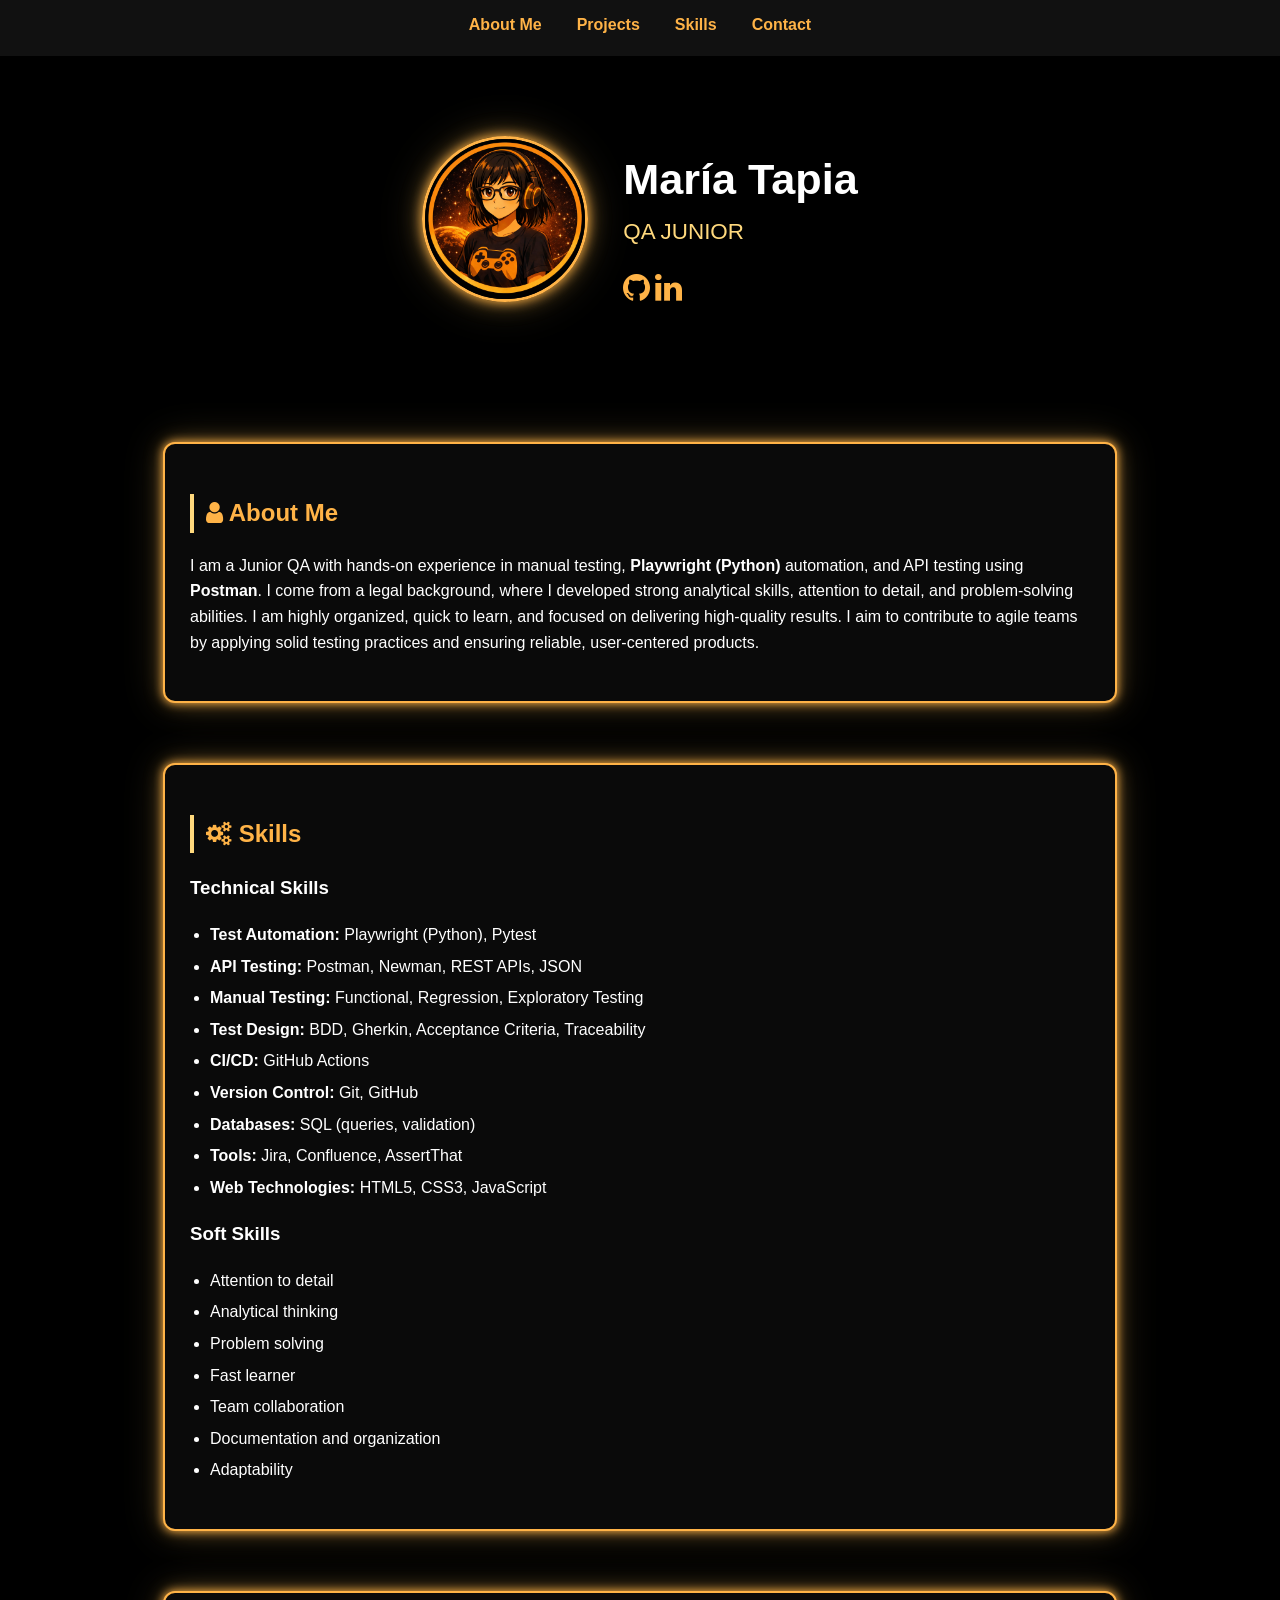
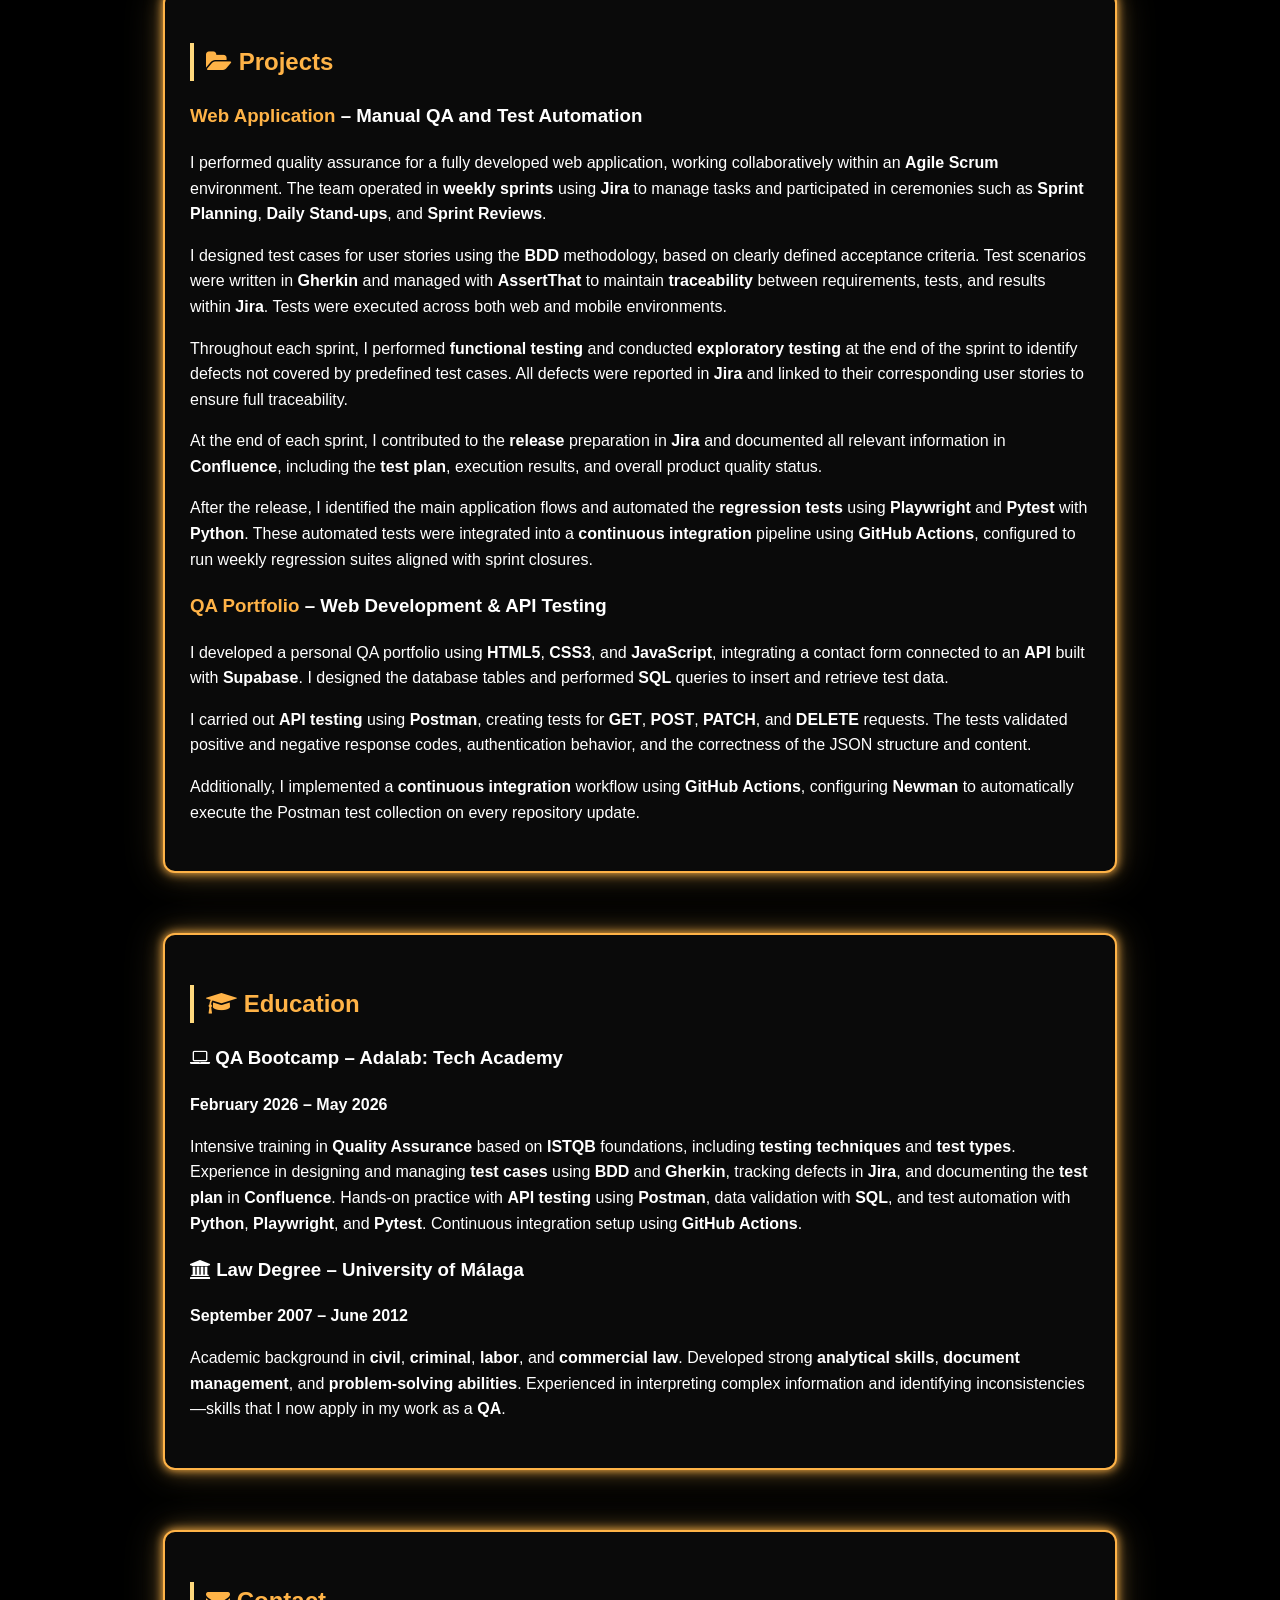
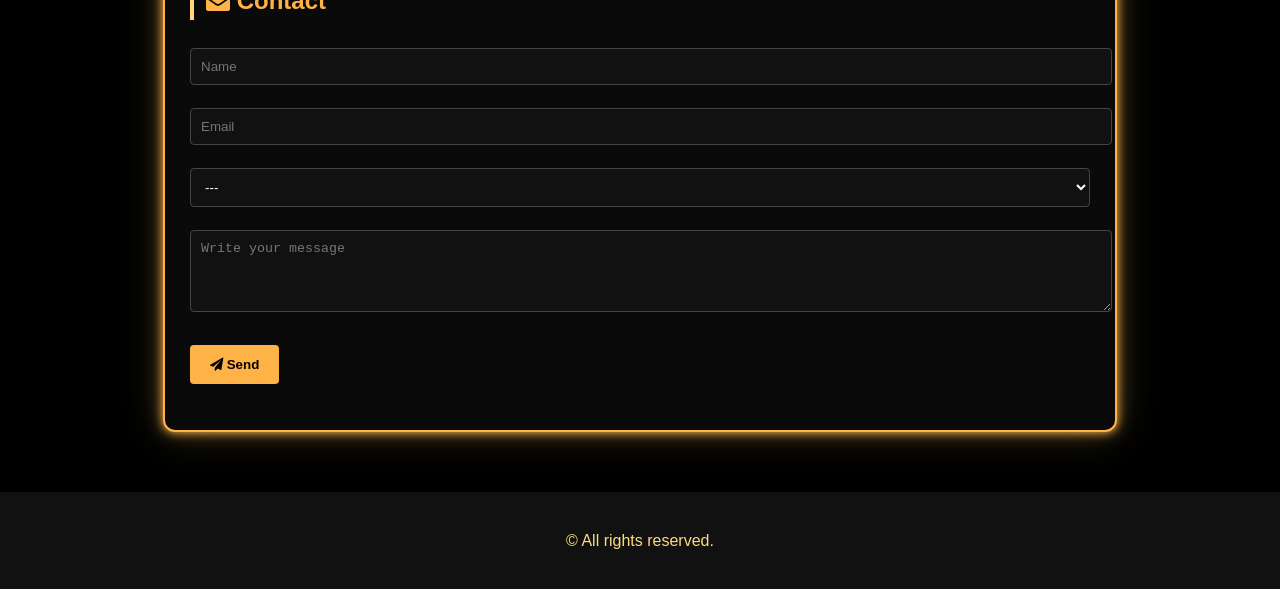
<file: index.html>
<!DOCTYPE html>
<html lang="en">

<head>
  <meta charset="UTF-8" />
  <meta name="viewport" content="width=device-width, initial-scale=1.0" />
  <meta name="description" content="Portfolio María Tapia QA" />
  <meta name="author" content="María Tapia" />
  <title>María Tapia - QA Portfolio</title>
  <link href="style.css" rel="stylesheet" />
  <!-- Font Awesome Icons -->
  <link rel="stylesheet" href="https://cdnjs.cloudflare.com/ajax/libs/font-awesome/4.7.0/css/font-awesome.min.css" />
</head>

<body>

  <!-- Navigation Menu -->
  <nav>
    <div class="menu-toggle" id="menu-toggle">
      ☰
    </div>

    <ul id="menu">
      <li><a href="#sobremi">About Me</a></li>
      <li><a href="#proyectos">Projects</a></li>
      <li><a href="#skills">Skills</a></li>
      <li><a href="#contacto">Contact</a></li>
    </ul>
  </nav>

  <header class="header-contenedor">
    <img src="imgavatar.png" alt="Profile image" class="avatar">

    <div class="header-texto">
      <h1 id="minombre">María Tapia</h1>
      <p id="titulo">QA JUNIOR</p>

      <p>
        <a id="linkgithub" href="https://github.com/Mariatm89" title="GitHub"
          class="fa fa-github fa-2x" aria-label="GitHub"></a>
        <a id="linklinkedin" href="https://www.linkedin.com/in/maria-tapia-millan/" title="LinkedIn"
          class="fa fa-linkedin fa-2x" aria-label="LinkedIn"></a>
      </p>
    </div>
  </header>

  <main>

    <!-- ABOUT ME -->
    <section id="sobremi">
      <h2 id="titulosobremi">
        <i class="fa fa-user"></i> About Me
      </h2>

      <p>
        I am a Junior QA with hands-on experience in manual testing,
        <strong>Playwright (Python)</strong> automation, and API testing using
        <strong>Postman</strong>. I come from a legal background, where I developed
        strong analytical skills, attention to detail, and problem‑solving abilities.
        I am highly organized, quick to learn, and focused on delivering high‑quality
        results. I aim to contribute to agile teams by applying solid testing
        practices and ensuring reliable, user‑centered products.
      </p>
    </section>

    <!-- SKILLS -->
    <section id="skills">
      <h2>
        <i class="fa fa-cogs"></i> Skills
      </h2>

      <h3>Technical Skills</h3>
      <ul>
        <li><strong>Test Automation:</strong> Playwright (Python), Pytest</li>
        <li><strong>API Testing:</strong> Postman, Newman, REST APIs, JSON</li>
        <li><strong>Manual Testing:</strong> Functional, Regression, Exploratory Testing</li>
        <li><strong>Test Design:</strong> BDD, Gherkin, Acceptance Criteria, Traceability</li>
        <li><strong>CI/CD:</strong> GitHub Actions</li>
        <li><strong>Version Control:</strong> Git, GitHub</li>
        <li><strong>Databases:</strong> SQL (queries, validation)</li>
        <li><strong>Tools:</strong> Jira, Confluence, AssertThat</li>
        <li><strong>Web Technologies:</strong> HTML5, CSS3, JavaScript</li>
      </ul>

      <h3>Soft Skills</h3>
      <ul>
        <li>Attention to detail</li>
        <li>Analytical thinking</li>
        <li>Problem solving</li>
        <li>Fast learner</li>
        <li>Team collaboration</li>
        <li>Documentation and organization</li>
        <li>Adaptability</li>
      </ul>
    </section>

    <!-- PROJECTS -->
    <section id="proyectos">
      <h2 id="tituloproyectos">
        <i class="fa fa-folder-open"></i> Projects
      </h2>

      <!-- PROJECT 1 -->
      <h3>
        <a id="linkproyectoapi" href="https://equipo3qa.atlassian.net/wiki/x/kYAC" target="_blank">
          Web Application
        </a>
        – Manual QA and Test Automation
      </h3>

      <p>
        I performed quality assurance for a fully developed web application, working
        collaboratively within an <strong>Agile Scrum</strong> environment. The team
        operated in <strong>weekly sprints</strong> using <strong>Jira</strong> to
        manage tasks and participated in ceremonies such as
        <strong>Sprint Planning</strong>, <strong>Daily Stand-ups</strong>, and
        <strong>Sprint Reviews</strong>.
      </p>

      <p>
        I designed test cases for user stories using the <strong>BDD</strong>
        methodology, based on clearly defined acceptance criteria. Test scenarios
        were written in <strong>Gherkin</strong> and managed with
        <strong>AssertThat</strong> to maintain <strong>traceability</strong> between
        requirements, tests, and results within <strong>Jira</strong>. Tests were
        executed across both web and mobile environments.
      </p>

      <p>
        Throughout each sprint, I performed <strong>functional testing</strong> and
        conducted <strong>exploratory testing</strong> at the end of the sprint to
        identify defects not covered by predefined test cases. All defects were
        reported in <strong>Jira</strong> and linked to their corresponding user
        stories to ensure full traceability.
      </p>

      <p>
        At the end of each sprint, I contributed to the <strong>release</strong>
        preparation in <strong>Jira</strong> and documented all relevant information
        in <strong>Confluence</strong>, including the <strong>test plan</strong>,
        execution results, and overall product quality status.
      </p>

      <p>
        After the release, I identified the main application flows and automated the
        <strong>regression tests</strong> using <strong>Playwright</strong> and
        <strong>Pytest</strong> with <strong>Python</strong>. These automated tests
        were integrated into a <strong>continuous integration</strong> pipeline using
        <strong>GitHub Actions</strong>, configured to run weekly regression suites
        aligned with sprint closures.
      </p>

      <!-- PROJECT 2 -->
      <h3>
        <a id="linkproyectoportafolio" href="https://github.com/MariaTapiaQAOrganization/qa-portfolio">
          QA Portfolio
        </a>
        – Web Development & API Testing
      </h3>

      <p>
        I developed a personal QA portfolio using <strong>HTML5</strong>,
        <strong>CSS3</strong>, and <strong>JavaScript</strong>, integrating a contact
        form connected to an <strong>API</strong> built with <strong>Supabase</strong>.
        I designed the database tables and performed <strong>SQL</strong> queries to
        insert and retrieve test data.
      </p>

      <p>
        I carried out <strong>API testing</strong> using <strong>Postman</strong>,
        creating tests for <strong>GET</strong>, <strong>POST</strong>,
        <strong>PATCH</strong>, and <strong>DELETE</strong> requests. The tests
        validated positive and negative response codes, authentication behavior, and
        the correctness of the JSON structure and content.
      </p>

      <p>
        Additionally, I implemented a <strong>continuous integration</strong> workflow
        using <strong>GitHub Actions</strong>, configuring <strong>Newman</strong> to
        automatically execute the Postman test collection on every repository update.
      </p>
    </section>

    <!-- EDUCATION -->
    <section id="educacion">
      <h2 id="tituloeducacion">
        <i class="fa fa-graduation-cap"></i> Education
      </h2>

      <h3><i class="fa fa-laptop"></i> QA Bootcamp – Adalab: Tech Academy</h3>
      <p><strong>February 2026 – May 2026</strong></p>

      <p>
        Intensive training in <strong>Quality Assurance</strong> based on
        <strong>ISTQB</strong> foundations, including <strong>testing techniques</strong>
        and <strong>test types</strong>. Experience in designing and managing
        <strong>test cases</strong> using <strong>BDD</strong> and
        <strong>Gherkin</strong>, tracking defects in <strong>Jira</strong>, and
        documenting the <strong>test plan</strong> in <strong>Confluence</strong>.
        Hands-on practice with <strong>API testing</strong> using <strong>Postman</strong>,
        data validation with <strong>SQL</strong>, and test automation with
        <strong>Python</strong>, <strong>Playwright</strong>, and <strong>Pytest</strong>.
        Continuous integration setup using <strong>GitHub Actions</strong>.
      </p>

      <h3><i class="fa fa-university"></i> Law Degree – University of Málaga</h3>
      <p><strong>September 2007 – June 2012</strong></p>

      <p>
        Academic background in <strong>civil</strong>, <strong>criminal</strong>,
        <strong>labor</strong>, and <strong>commercial law</strong>. Developed strong
        <strong>analytical skills</strong>, <strong>document management</strong>, and
        <strong>problem‑solving abilities</strong>. Experienced in interpreting complex
        information and identifying inconsistencies—skills that I now apply in my work
        as a <strong>QA</strong>.
      </p>
    </section>

    <!-- CONTACT -->
    <section id="contacto">
      <h2 id="titulocontacto">
        <i class="fa fa-envelope"></i> Contact
      </h2>

      <form id="contactForm" onsubmit="enviarFormulario(event)">
        <input id="nombre" type="text" placeholder="Name" />
        <input id="email" type="email" placeholder="Email" required />
        <select id="asunto" required>
          <option value="">---</option>
          <option value="info">Information</option>
          <option value="job">Job Offer</option>
          <option value="other">Other</option>
        </select>
        <textarea id="mensaje" rows="4" placeholder="Write your message" required maxlength="500"></textarea>
        <button id="enviar" type="submit">
          <i class="fa fa-paper-plane"></i> Send
        </button>
      </form>

      <p id="formMessage"></p>
    </section>

  </main>

  <footer>
    <p>&copy; All rights reserved.</p>
  </footer>

  <script src="script.js" defer></script>

  <script>
    const toggle = document.getElementById("menu-toggle");
    const menu = document.getElementById("menu");

    toggle.addEventListener("click", () => {
      menu.classList.toggle("show");
    });
  </script>

</body>

</html>
</file>
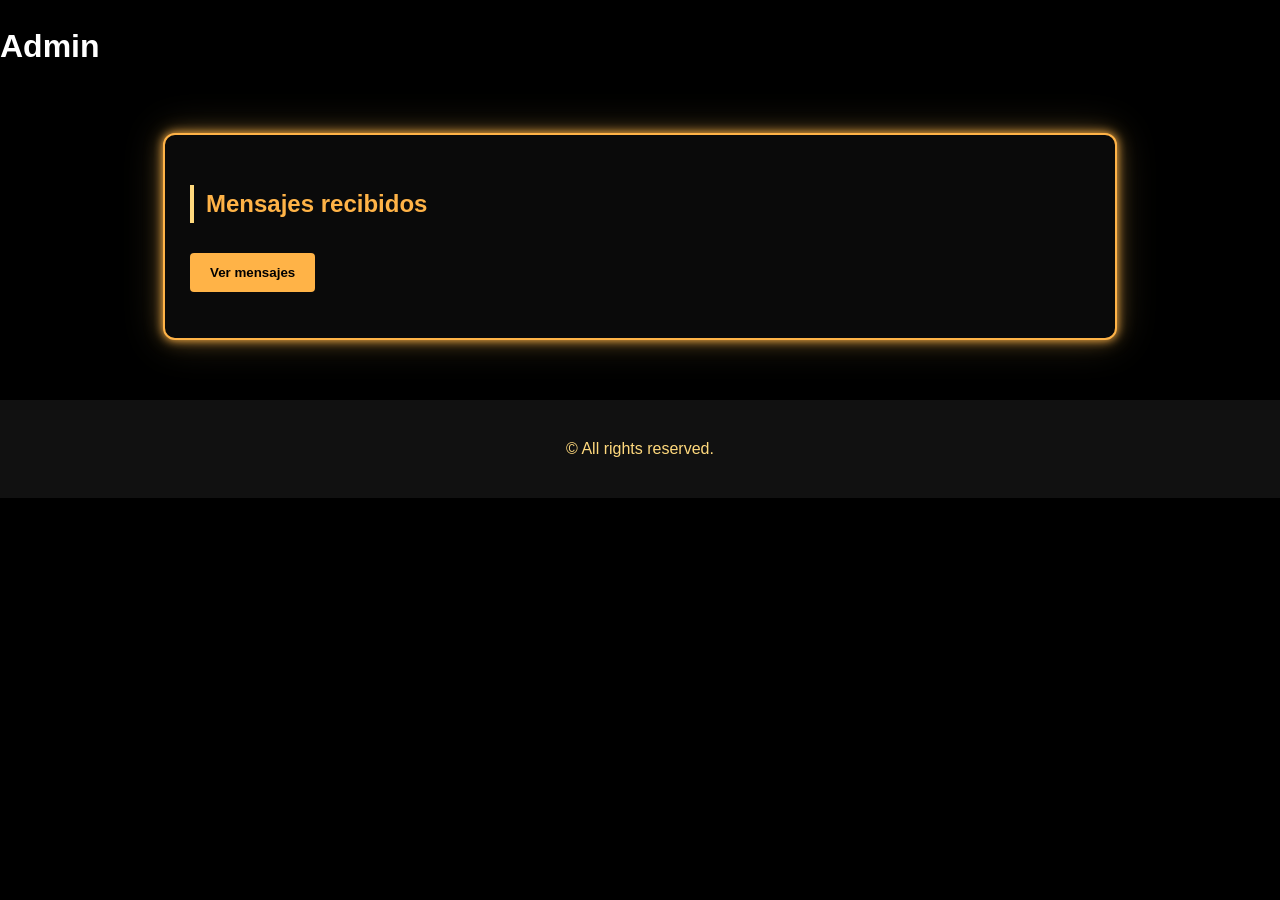
<file: admin.html>
<!DOCTYPE html>
<html lang="es">
<head>
  <meta charset="UTF-8">
  <title>Admin - Mensajes</title>
  <link rel="stylesheet" href="style.css">
</head>
<body>

<header>
  <h1>Admin</h1>
</header>

<main>
  <section id="admin">
    <h2>Mensajes recibidos</h2>
    <button id="verMensajes" onclick="mostrarDatos()">Ver mensajes</button>

    <table id="formsTable">

    </table>

    <p id="status"></p>
  </section>
</main>

<footer>
    <p>&copy; All rights reserved.</p>
</footer>

<script src="script.js"></script>

</body>
</html>
</file>
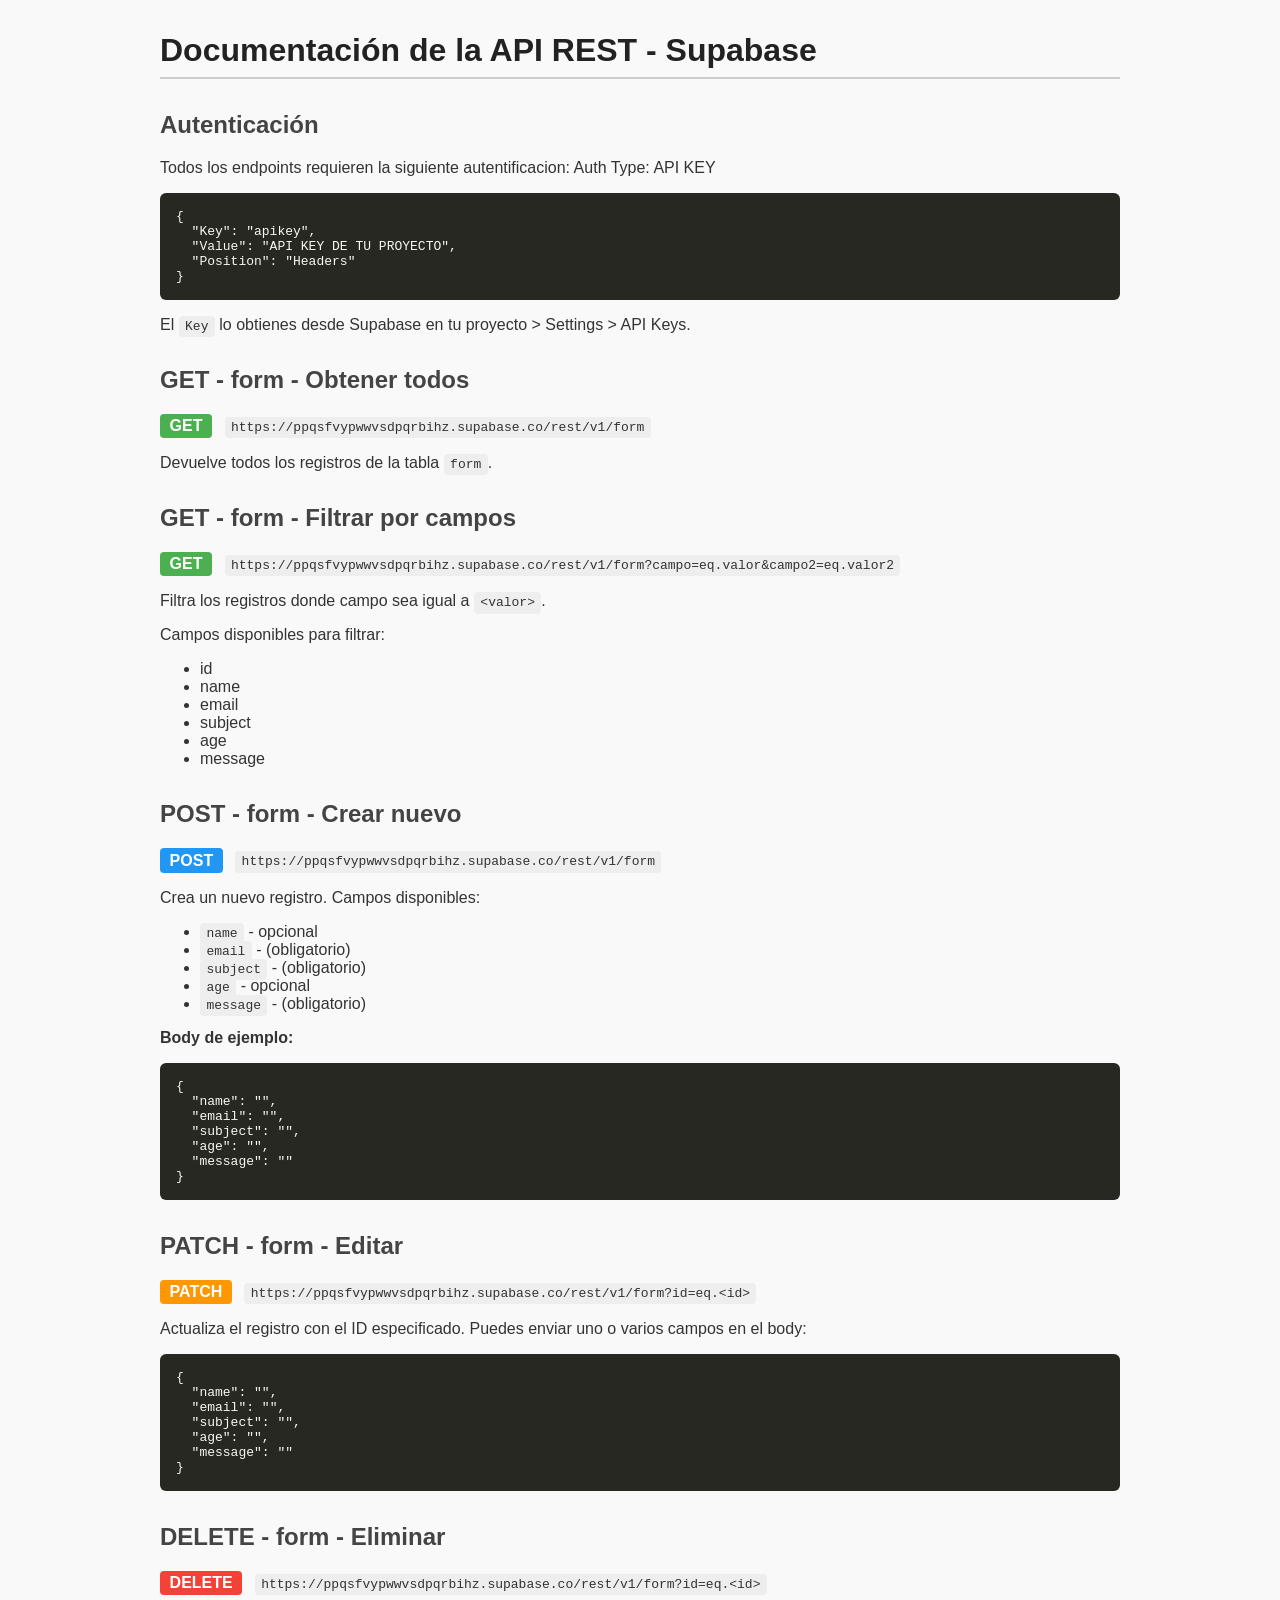
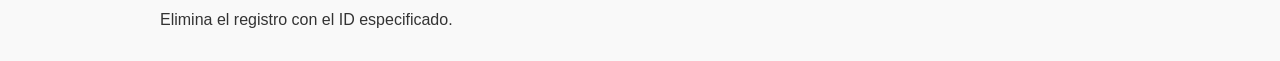
<file: docAPI.html>
<!DOCTYPE html>
<!-- saved from url=(0067)https://bootcamp-qa.github.io/ReportGenerator/documentacionapi.html -->
<html lang="es"><head><meta http-equiv="Content-Type" content="text/html; charset=UTF-8">
  
  <title>Documentación API Supabase</title>
  <style>
    body {
      font-family: 'Segoe UI', sans-serif;
      margin: 2rem auto;
      max-width: 960px;
      background: #f9f9f9;
      color: #333;
    }
    h1 { color: #222; border-bottom: 2px solid #ccc; padding-bottom: 0.5rem; }
    h2 { margin-top: 2rem; color: #444; }
    code { background: #eee; padding: 0.2rem 0.4rem; border-radius: 4px; }
    pre {
      background: #272822;
      color: #f8f8f2;
      padding: 1rem;
      border-radius: 6px;
      overflow-x: auto;
    }
    .method {
      display: inline-block;
      font-weight: bold;
      padding: 0.2rem 0.6rem;
      border-radius: 4px;
      margin-right: 0.5rem;
      color: white;
    }
    .GET { background: #4caf50; }
    .POST { background: #2196f3; }
    .PATCH { background: #ff9800; }
    .DELETE { background: #f44336; }

    label {
      display: block;
      margin-top: 1rem;
      font-weight: bold;
    }
    input[type=text] {
      width: 100%;
      padding: 0.5rem;
      font-size: 1rem;
      margin-top: 0.3rem;
      box-sizing: border-box;
    }
    button {
      margin-top: 1.5rem;
      padding: 0.6rem 1rem;
      font-size: 1rem;
      cursor: pointer;
    }
  </style>
</head>
<body>

<h1>Documentación de la API REST - Supabase</h1>

<form id="form" onsubmit="return false;" style="display: none;">
  <label for="tableName">Nombre de la tabla:</label>
  <input type="text" id="tableName" placeholder="clientes" required="">

  <label for="columns">Columnas (separadas por coma, * indica obligatorio):</label>
  <input type="text" id="columns" placeholder="nombre, telefono*, correo*" required="">

  <label for="baseUrl">Base URL:</label>
  <input type="text" id="baseUrl" placeholder="https://proyecto.supabase.co" required="">

  <button onclick="generate()">GENERAR DOCUMENTACION API</button>
</form>

<!-- Aquí pondremos la documentación generada -->
<div id="docs" style="margin-top:2rem;">
        <h2>Autenticación</h2>
    <p>Todos los endpoints requieren la siguiente autentificacion: Auth Type: API KEY</p>
    <pre>{
  "Key": "apikey",
  "Value": "API KEY DE TU PROYECTO",
  "Position": "Headers"
}</pre>
    <p>El <code>Key</code> lo obtienes desde Supabase en tu proyecto &gt; Settings &gt; API Keys.</p>
  
    <h2>GET - form - Obtener todos </h2>
    <p><span class="method GET">GET</span> <code>https://ppqsfvypwwvsdpqrbihz.supabase.co/rest/v1/form</code></p>
    <p>Devuelve todos los registros de la tabla <code>form</code>.</p>

    <h2>GET - form - Filtrar por campos</h2>
    <p><span class="method GET">GET</span> <code>https://ppqsfvypwwvsdpqrbihz.supabase.co/rest/v1/form?campo=eq.valor&amp;campo2=eq.valor2</code></p>
    <p>Filtra los registros donde campo sea igual a <code>&lt;valor&gt;</code>.</p>
    <p>Campos disponibles para filtrar:</p>
    <ul>
      <li>id</li><li>name</li><li>email</li><li>subject</li><li>age</li><li>message</li>
    </ul>

    <h2>POST - form - Crear nuevo</h2>
    <p><span class="method POST">POST</span> <code>https://ppqsfvypwwvsdpqrbihz.supabase.co/rest/v1/form</code></p>
    <p>Crea un nuevo registro. Campos disponibles:</p>
    <ul>
      <li><code>name</code> - opcional</li><li><code>email</code> -  (obligatorio)</li><li><code>subject</code> -  (obligatorio)</li><li><code>age</code> - opcional</li><li><code>message</code> -  (obligatorio)</li>
    </ul>
    <p><strong>Body de ejemplo:</strong></p>
    <pre>{
  "name": "",
  "email": "",
  "subject": "",
  "age": "",
  "message": ""
}</pre>

    <h2>PATCH - form - Editar </h2>
    <p><span class="method PATCH">PATCH</span> <code>https://ppqsfvypwwvsdpqrbihz.supabase.co/rest/v1/form?id=eq.&lt;id&gt;</code></p>
    <p>Actualiza el registro con el ID especificado. Puedes enviar uno o varios campos en el body:</p>
    <pre>{
  "name": "<nuevo string="">",
  "email": "<nuevo string="">",
  "subject": "<nuevo string="">",
  "age": "<nuevo string="">",
  "message": "<nuevo string="">"
}</nuevo></nuevo></nuevo></nuevo></nuevo></pre>

    <h2>DELETE - form - Eliminar </h2>
    <p><span class="method DELETE">DELETE</span> <code>https://ppqsfvypwwvsdpqrbihz.supabase.co/rest/v1/form?id=eq.&lt;id&gt;</code></p>
    <p>Elimina el registro con el ID especificado.</p>


  </div>

<script>
function generate() {
  let tableName = document.getElementById('tableName').value.trim() || 'clientes';
  const columnsRaw = document.getElementById('columns').value.trim();
  const baseUrlRaw = document.getElementById('baseUrl').value.trim() || 'https://<TU_PROYECTO>.supabase.co';

  // Procesar columnas
  const colsArr = columnsRaw.split(',').map(c => c.trim()).filter(c => c.length > 0);

  const columns = colsArr.map(col => {
    let required = false;
    let name = col;
    if (col.endsWith('*')) {
      required = true;
      name = col.slice(0, -1).trim();
    }
    return { name, type: "string", required };
  });

  const baseUrl = `${baseUrlRaw}/rest/v1/${tableName}`;

  function generatePostBody() {
    const obj = {};
    columns.forEach(col => {
      if (col.name !== "id") {
        obj[col.name] = "";
      }
    });
    return JSON.stringify(obj, null, 2);
  }

  function generatePatchBody() {
    const obj = {};
    columns.forEach(col => {
      if (col.name !== "id") {
        obj[col.name] = `<nuevo ${col.type}>`;
      }
    });
    return JSON.stringify(obj, null, 2);
  }

  // Construir el HTML para la documentación
  let html = `
        <h2>Autenticación</h2>
    <p>Todos los endpoints requieren la siguiente autentificacion: Auth Type: API KEY</p>
    <pre>{
  "Key": "apikey",
  "Value": "API KEY DE TU PROYECTO",
  "Position": "Headers"
}</pre>
    <p>El <code>Key</code> lo obtienes desde Supabase en tu proyecto &gt; Settings &gt; API Keys.</p>
  
    <h2>GET - ${tableName} - Obtener todos </h2>
    <p><span class="method GET">GET</span> <code>${baseUrl}</code></p>
    <p>Devuelve todos los registros de la tabla <code>${tableName}</code>.</p>

    <h2>GET - ${tableName} - Filtrar por campos</h2>
    <p><span class="method GET">GET</span> <code>${baseUrl}?campo=eq.valor&campo2=eq.valor2</code></p>
    <p>Filtra los registros donde campo sea igual a <code>&lt;valor&gt;</code>.</p>
    <p>Campos disponibles para filtrar:</p>
    <ul>
      ${columns.map(col => `<li>${col.name}</li>`).join('')}
    </ul>

    <h2>POST - ${tableName} - Crear nuevo</h2>
    <p><span class="method POST">POST</span> <code>${baseUrl}</code></p>
    <p>Crea un nuevo registro. Campos disponibles:</p>
    <ul>
      ${columns.filter(c => c.name !== 'id').map(col => `<li><code>${col.name}</code> - ${col.required ? " (obligatorio)" : "opcional"}</li>`).join('')}
    </ul>
    <p><strong>Body de ejemplo:</strong></p>
    <pre>${generatePostBody()}</pre>

    <h2>PATCH - ${tableName} - Editar </h2>
    <p><span class="method PATCH">PATCH</span> <code>${baseUrl}?id=eq.&lt;id&gt;</code></p>
    <p>Actualiza el registro con el ID especificado. Puedes enviar uno o varios campos en el body:</p>
    <pre>${generatePatchBody()}</pre>

    <h2>DELETE - ${tableName} - Eliminar </h2>
    <p><span class="method DELETE">DELETE</span> <code>${baseUrl}?id=eq.&lt;id&gt;</code></p>
    <p>Elimina el registro con el ID especificado.</p>


  `;

  document.getElementById('docs').innerHTML = html;
   document.getElementById('form').style.display = 'none';
  
}


</script>




</body></html>
</file>
<file: style.css>
/* ===== GENERAL ===== */
body {
  background-color: #000;
  color: #fff;
  font-family: Arial, sans-serif;
  margin: 0;
  padding: 0;
  line-height: 1.6;
}

a {
  color: #ffb347;
  text-decoration: none;
}

a:hover {
  color: #ffd97d;
}

/* ===== NAVBAR ===== */
nav {
  background-color: #111;
  padding: 12px 0;
  position: relative; /* ← YA NO ES STICKY */
  z-index: 100;
}

nav ul {
  list-style: none;
  display: flex;
  justify-content: center;
  gap: 35px;
  margin: 0;
  padding: 0;
}

nav a {
  font-weight: bold;
  font-size: 1rem;
}

/* ===== HEADER ALINEADO ===== */
.header-contenedor {
  display: flex;
  align-items: center;
  gap: 35px;
  padding: 60px 20px;
  justify-content: center;
}

.header-contenedor .avatar {
  width: 160px;
  height: 160px;
  border-radius: 50%;
  border: 3px solid #ffb347;
  object-fit: cover;
  box-shadow:
    0 0 12px #ffb347,
    0 0 25px #ffb34755,
    0 0 45px #ffd97d33;
}

.header-texto {
  text-align: left;
}

#minombre {
  font-size: 2.7rem;
  margin-bottom: 5px;
}

#titulo {
  color: #ffd97d;
  font-size: 1.4rem;
  margin-top: -5px;
}

/* ===== CARDS ===== */
section {
  background-color: #0a0a0a;
  padding: 30px 25px;
  max-width: 900px;
  margin: 60px auto;
  border-radius: 12px;

  border: 2px solid #ffb347;
  box-shadow:
    0 0 10px #ffb347,
    0 0 20px #ffb34755,
    0 0 40px #ffd97d33;
  transition: 0.3s ease;
}

section:hover {
  box-shadow:
    0 0 15px #ffb347,
    0 0 30px #ffb347aa,
    0 0 60px #ffd97d55;
  transform: translateY(-3px);
}

/* ===== TITULOS ===== */
h2 {
  color: #ffb347;
  border-left: 4px solid #ffd97d;
  padding-left: 12px;
  margin-bottom: 20px;
}

/* ===== LISTAS ===== */
ul {
  padding-left: 20px;
}

li {
  margin-bottom: 6px;
}

/* ===== BOTONES ===== */
button {
  background-color: #ffb347;
  color: #000;
  border: none;
  padding: 12px 20px;
  cursor: pointer;
  font-weight: bold;
  border-radius: 4px;
  margin-top: 10px;
}

button:hover {
  background-color: #ffd97d;
}

/* ===== FORMULARIOS ===== */
input, select, textarea {
  width: 100%;
  padding: 10px;
  margin-top: 8px;
  margin-bottom: 15px;
  border: 1px solid #444;
  background-color: #111;
  color: #fff;
  border-radius: 4px;
}

input:focus, select:focus, textarea:focus {
  outline: 2px solid #ffb347;
}

/* ===== FOOTER ===== */
footer {
  text-align: center;
  padding: 20px;
  margin-top: 40px;
  background-color: #111;
  color: #ffd97d;
}

/* ========================================================= */
/* ===== MENÚ HAMBURGUESA (MÓVIL) ===== */
/* ========================================================= */

/* Botón hamburguesa */
.menu-toggle {
  display: none;
  font-size: 2rem;
  color: #ffb347;
  cursor: pointer;
  padding: 10px 20px;
}

/* ===== RESPONSIVE ===== */
@media (max-width: 600px) {

  /* Header responsive */
  .header-contenedor {
    flex-direction: column;
    text-align: center;
    gap: 20px;
  }

  .header-texto {
    text-align: center;
  }

  .header-contenedor .avatar {
    width: 140px;
    height: 140px;
  }

  /* Menú hamburguesa */
  nav {
    position: static;
  }

  .menu-toggle {
    display: block;
    text-align: center;
  }

  nav ul {
    display: none;
    flex-direction: column;
    gap: 15px;
    padding: 15px 0;
    background-color: #111;
    border-bottom: 1px solid #ffb34733;
    width: 100%; /* ← NUEVO */
  }

  nav ul.show {
    display: flex;
  }

  nav ul a {
    font-size: 1.2rem; /* ← NUEVO */
    padding: 10px 0;
  }
}
</file>
